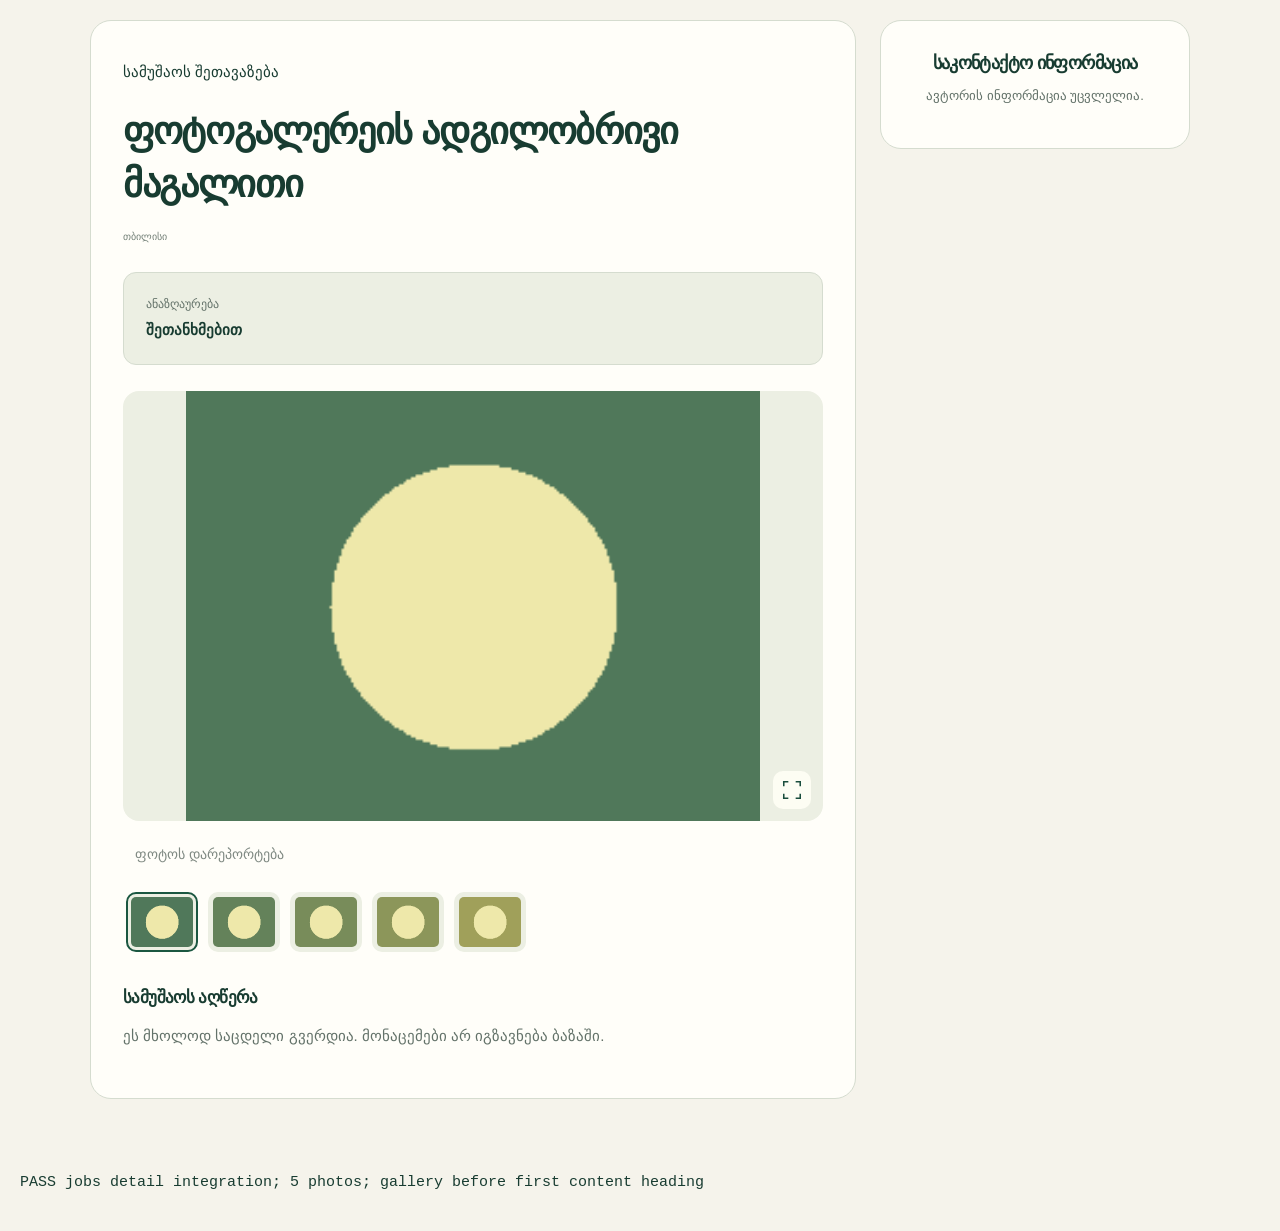
<file: tests/detail-gallery-integration.html>
<!doctype html><html lang="ka"><meta charset="utf-8"><meta name="viewport" content="width=device-width, initial-scale=1"><link rel="stylesheet" href="../site.css"><style>body{padding:20px}.detail-layout{max-width:1100px;margin:auto}#result{white-space:pre-wrap}</style><body class="pv-redesign"><div id="app"><div class="detail-layout"><article class="detail-main"><div class="detail-topline">სამუშაოს შეთავაზება</div><h1>ფოტოგალერეის ადგილობრივი მაგალითი</h1><div class="meta">თბილისი</div><div class="detail-meta"><div><small>ანაზღაურება</small><strong>შეთანხმებით</strong></div></div><h3>სამუშაოს აღწერა</h3><p>ეს მხოლოდ საცდელი გვერდია. მონაცემები არ იგზავნება ბაზაში.</p></article><aside class="profile-box"><h3>საკონტაქტო ინფორმაცია</h3><p>ავტორის ინფორმაცია უცვლელია.</p></aside></div></div><pre id="result">მოწმდება…</pre><script>
const q=new URLSearchParams(location.search),kind=q.get('kind')||'jobs',n=Number(q.get('count')??5),id='11111111-1111-4111-8111-111111111111';
if(kind==='workers'){document.querySelector('.detail-topline').textContent='სამუშაოს მაძიებელი';document.querySelector('.detail-main h3').textContent='უნარები';}
location.hash=(kind==='jobs'?'#/job/':'#/worker/')+id;
window.Pove24Store={accountRef:()=>null,resolveId:()=>id,client:{from:()=>{const query={select:()=>query,eq:()=>query,order:()=>query,limit:async()=>({data:Array.from({length:n},(_,i)=>({id:'p'+i,position:i,storage_path:'photo-'+(i+1)+'.png'}))})};return query;}}};
window.PoveListingPhotoCore={repository:()=>({preview:async path=>new URL(path,location.href).href})};
</script><script src="../detail-gallery.js"></script><script>setTimeout(()=>{const gallery=document.querySelector('.pv-detail-gallery');const ok=n?gallery&&document.querySelector('.pv-gallery-host').nextElementSibling.tagName==='H3':!gallery;document.getElementById('result').textContent=(ok?'PASS ':'FAIL ')+kind+' detail integration; '+n+' photos; gallery before first content heading';document.title=ok?'PASS detail integration':'FAIL detail integration';},300);</script></body></html>
</file>
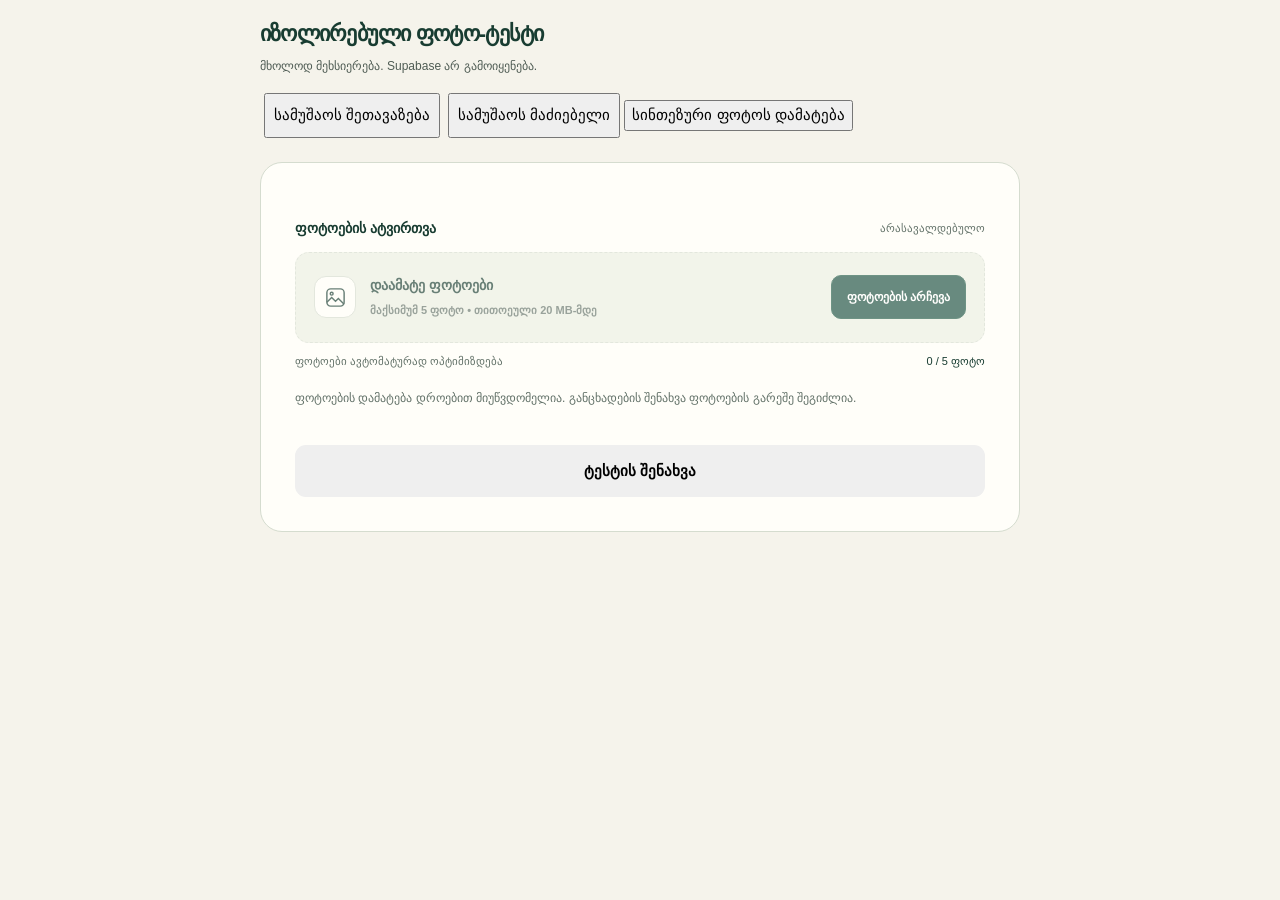
<file: tests/photo-form.html>
<!doctype html><html lang="ka"><meta charset="utf-8"><meta name="viewport" content="width=device-width,initial-scale=1"><title>LOCAL TEST ONLY — photo form</title><link rel="stylesheet" href="../site.css"><style>body.pv-redesign{padding:20px 12px}#app.container{width:100%;max-width:760px;margin:auto;padding:0}#app h1{font-size:22px;margin:0 0 10px}#app>p{font-size:12px}#test-form .form-shell{margin:20px 0;padding:20px;max-width:none}#test-form form>input{display:none}#test-form .form-submit{margin-top:12px}#show-job,#show-worker{min-height:44px;margin:4px;padding:8px}#test-result{display:block}</style><body class="pv-redesign"><main id="app" class="container"><h1>იზოლირებული ფოტო-ტესტი</h1><p>მხოლოდ მეხსიერება. Supabase არ გამოიყენება.</p><button id="show-job">სამუშაოს შეთავაზება</button><button id="show-worker">სამუშაოს მაძიებელი</button><button id="add-synthetic" type="button">სინთეზური ფოტოს დამატება</button><output id="test-result"></output><div id="test-form"></div></main>
<script>
const rows={jobs:[],workers:[]};let jobs=[];const selections=[{main:'სილამაზე და თავის მოვლა',sub:'მაკიაჟი და ვიზაჟი'}];
const categoryPickerSelections=()=>selections,workerSkillEntriesFromForm=()=>selections;
function notify(message){document.querySelector('#test-result').textContent=message;}
let files=new Map(),attached=[],saveCalls=0;
window.Pove24Store={authUser:{email:'isolated@example.invalid'},accountRef:()=> 'isolated-owner',sameUser:x=>x==='isolated@example.invalid',resolveId:(k,id)=>id,get:(key,fallback)=>key==='dge-jobs'?rows.jobs:key==='dge-workers'?rows.workers:fallback,validateCategorySelections:()=>selections,
 saveFormListing:async(kind,row)=>{saveCalls++;await new Promise(r=>setTimeout(r,150));row.uuid=row.pendingUuid||row.uuid;rows[kind]=[row];return row;},
 client:{rpc:async(name,args)=>{if(name==='reserve_listing_photo'){const id=crypto.randomUUID();return {data:{id,storage_path:id+'.webp'}};}if(name==='listing_photo_manifest')return {data:attached};if(name==='commit_listing_photos'){attached=args.p_selected.map(id=>({id,storage_path:id+'.webp'}));return {data:attached};}},storage:{from:()=>({upload:async(path,blob)=>{files.set(path,blob);return {data:{}};},createSignedUrl:async(path)=>({data:{signedUrl:URL.createObjectURL(files.get(path))}}),remove:async()=>({data:{}})})},from:()=>({select:()=>({eq:()=>({eq:()=>({limit:async()=>({data:[]})})})})})}};
</script><script src="../listing-photos-core.js"></script><script src="../listing-photos.js"></script><script>
function show(kind){location.hash='test-'+kind;attached=[];document.querySelector('#test-form').innerHTML='<form id="'+(kind==='jobs'?'postForm':'workerProfileForm')+'" class="form-shell"><div id="cat-post-category"></div><input name="name" value="იზოლირებული ტესტი"><input name="title" value="იზოლირებული ტესტი"><input name="offer" value="იზოლირებული ტესტი"><input name="city" value="თბილისი"><input name="paymentType" value="negotiable"><input name="dateMode" value="agreement"><input name="hasExperience" value="no"><input name="about" value="იზოლირებული სატესტო აღწერა"><input name="description" value="იზოლირებული სატესტო აღწერა">'+PoveListingPhotos.field()+'<button type="submit" class="btn form-submit">ტესტის შენახვა</button></form>';}
document.querySelector('#show-job').onclick=()=>show('jobs');
document.querySelector('#show-worker').onclick=()=>show('workers');document.addEventListener('submit',e=>{e.preventDefault();PoveListingPhotos.submit(e.target);});show('jobs');
document.querySelector('#add-synthetic').onclick=async()=>{const canvas=document.createElement('canvas');canvas.width=240;canvas.height=180;const ctx=canvas.getContext('2d');ctx.fillStyle='#698a60';ctx.fillRect(0,0,240,180);const blob=await new Promise(r=>canvas.toBlob(r,'image/png'));const input=document.querySelector('[data-listing-photo-input]');if(input.disabled){notify('არჩევა გამორთულია');return;}const transfer=new DataTransfer();transfer.items.add(new File([blob],'synthetic.png',{type:'image/png'}));input.files=transfer.files;input.dispatchEvent(new Event('change',{bubbles:true}));};
</script></body></html>
</file>
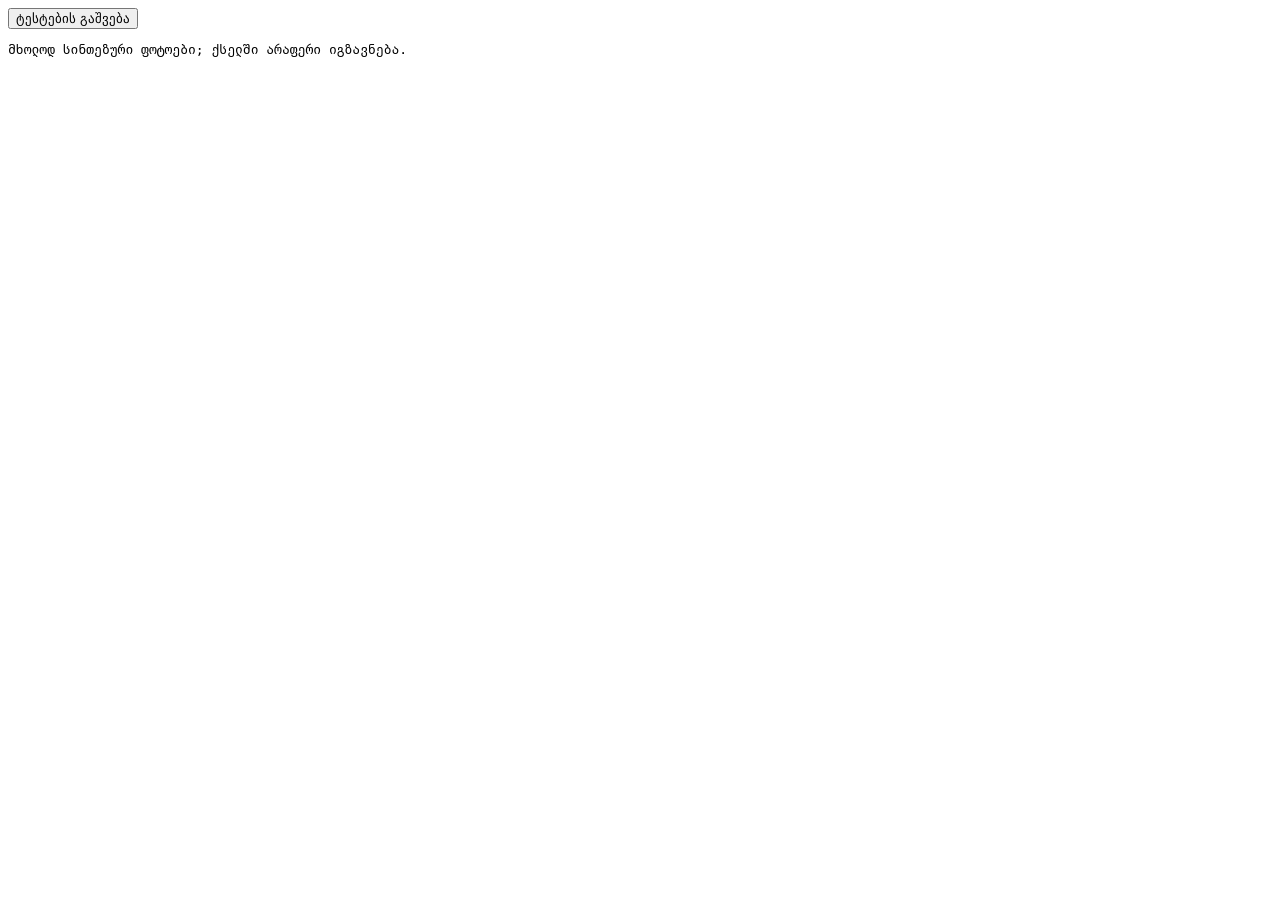
<file: tests/photo-optimization.html>
<!doctype html><html lang="ka"><meta charset="utf-8"><meta name="viewport" content="width=device-width,initial-scale=1"><title>იზოლირებული ოპტიმიზაციის ტესტი</title><button id="run">ტესტების გაშვება</button><pre id="result">მხოლოდ სინთეზური ფოტოები; ქსელში არაფერი იგზავნება.</pre><script src="../listing-photos-core.js"></script><script>
const out=document.querySelector('#result'),core=PoveListingPhotoCore;
const assert=(ok,msg)=>{if(!ok)throw Error(msg)};
const encode=(canvas,type)=>new Promise(r=>canvas.toBlob(r,type,.9));
const make=async(w,h,type)=>{const c=document.createElement('canvas');c.width=w;c.height=h;const ctx=c.getContext('2d');ctx.fillStyle='#4a7654';ctx.fillRect(0,0,w/2,h);const b=await encode(c,type);c.width=c.height=1;return b;};
const test=async(name,fn)=>{try{await fn();out.textContent+='\nPASS '+name;}catch(e){out.textContent+='\nFAIL '+name+': '+e.message;}};
document.querySelector('#run').onclick=async()=>{out.textContent='მიმდინარეობს...';
for(const type of ['image/jpeg','image/png','image/webp'])await test(type+' real decode/resize/encode',async()=>{const b=await make(2400,1200,type);const result=await core.processFile(b),im=await createImageBitmap(result);assert(result.type==='image/webp','format');assert(im.width===1920&&im.height===960,'dimensions');assert(result.size<core.OUTPUT_MAX_BYTES,'size');im.close();});
await test('small image + alpha preserved',async()=>{const b=await core.processFile(await make(40,20,'image/png')),im=await createImageBitmap(b),c=document.createElement('canvas');c.width=40;c.height=20;const ctx=c.getContext('2d');ctx.drawImage(im,0,0);assert(im.width===40&&im.height===20,'no upscaling');assert(ctx.getImageData(35,10,1,1).data[3]===0,'transparency');im.close();});
await test('EXIF orientation 6 applied once',async()=>{const jpeg=new Uint8Array(await (await make(40,20,'image/jpeg')).arrayBuffer());const exif=new Uint8Array([255,225,0,34,69,120,105,102,0,0,73,73,42,0,8,0,0,0,1,0,18,1,3,0,1,0,0,0,6,0,0,0,0,0,0,0]);const file=new Blob([jpeg.slice(0,2),exif,jpeg.slice(2)],{type:'image/jpeg'});const im=await createImageBitmap(await core.processFile(file));assert(im.width===20&&im.height===40,'orientation dimensions '+im.width+'x'+im.height);im.close();});
await test('large 6MB original accepted and optimized',async()=>{const jpg=await make(4000,3000,'image/jpeg');const file=new Blob([jpg,new Uint8Array(6*1024*1024)],{type:'image/jpeg'});const optimized=await core.processFile(file);assert(optimized.size<1024*1024,'optimized size');});
await test('above 20MB rejected',async()=>{try{await core.processFile(new Blob([new Uint8Array(21*1024*1024)],{type:'image/jpeg'}));throw Error('accepted');}catch(e){assert(e.message.includes('20 MB'),'correct rejection');}});
await test('corrupt PNG rejected',async()=>{try{await core.processFile(new Blob([new Uint8Array([137,80,78,71,13,10,26,10,0])],{type:'image/png'}));throw Error('accepted');}catch(e){assert(e.message.includes('გახსნა'),'correct rejection');}});
await test('unsupported/corrupt HEIC has clear error',async()=>{try{await core.processFile(new Blob([new Uint8Array([0,0,0,24]),'ftypheic',new Uint8Array(4),'mif1heic'],{type:'image/heic'}));throw Error('accepted');}catch(e){assert(e.message.includes('HEIC/HEIF'),'clear error');}});
out.textContent+='\nDONE';};
</script></html>
</file>
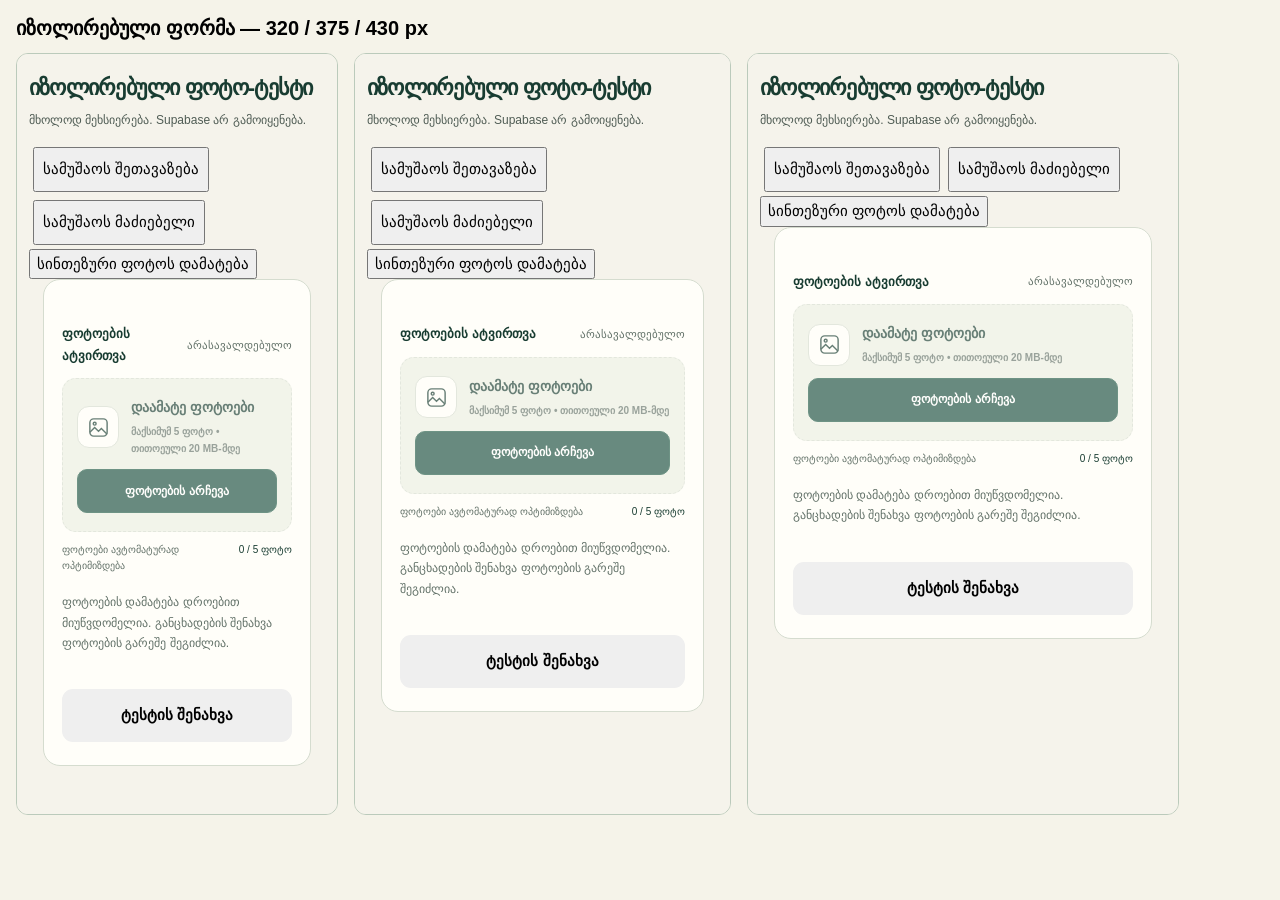
<file: tests/photo-responsive.html>
<!doctype html><html lang="ka"><meta charset="utf-8"><title>ფოტოების ველი — მობილური ზომები</title><style>body{font:14px sans-serif;background:#f5f3e9;margin:16px}.views{display:flex;align-items:start;gap:16px}iframe{border:1px solid #bbcabb;border-radius:12px;height:760px}h1{font-size:20px}</style><h1>იზოლირებული ფორმა — 320 / 375 / 430 px</h1><div class="views"><iframe title="320 პიქსელი" width="320" src="photo-form.html"></iframe><iframe title="375 პიქსელი" width="375" src="photo-form.html"></iframe><iframe title="430 პიქსელი" width="430" src="photo-form.html"></iframe></div></html>
</file>
